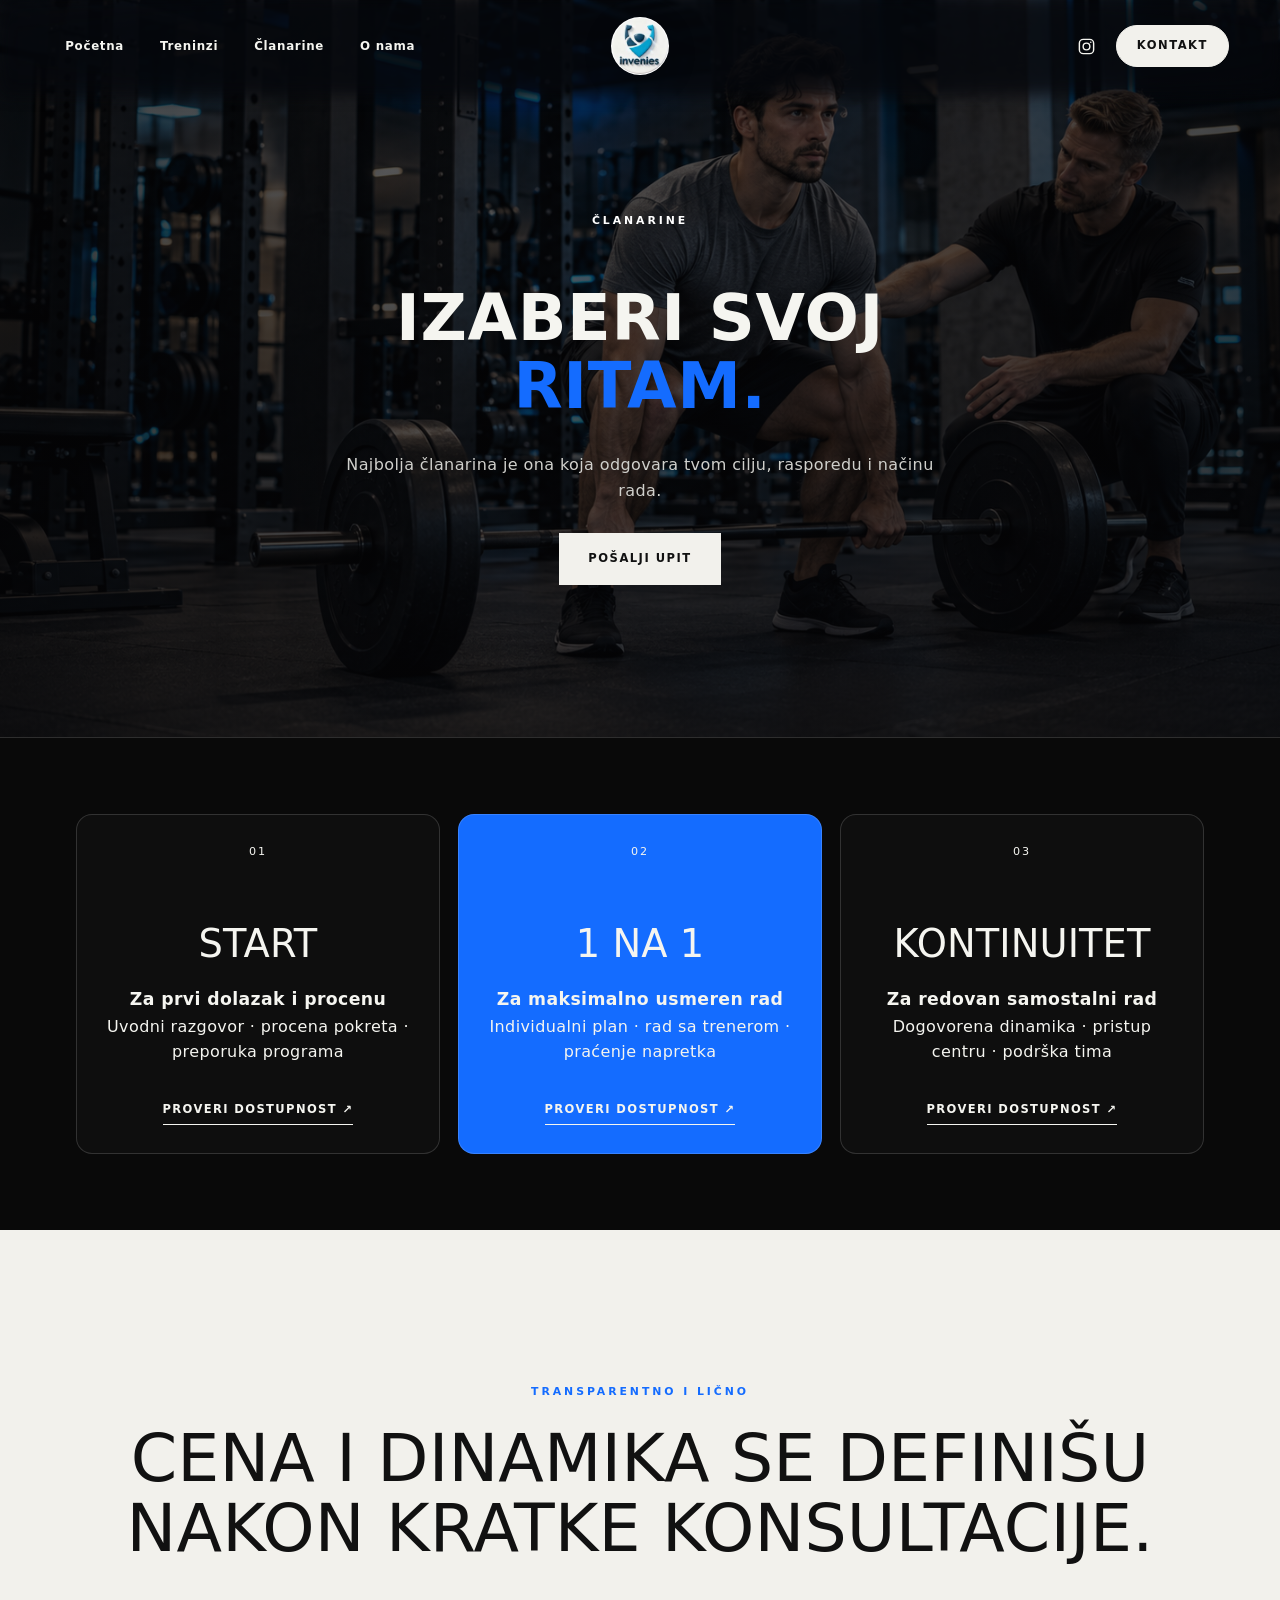
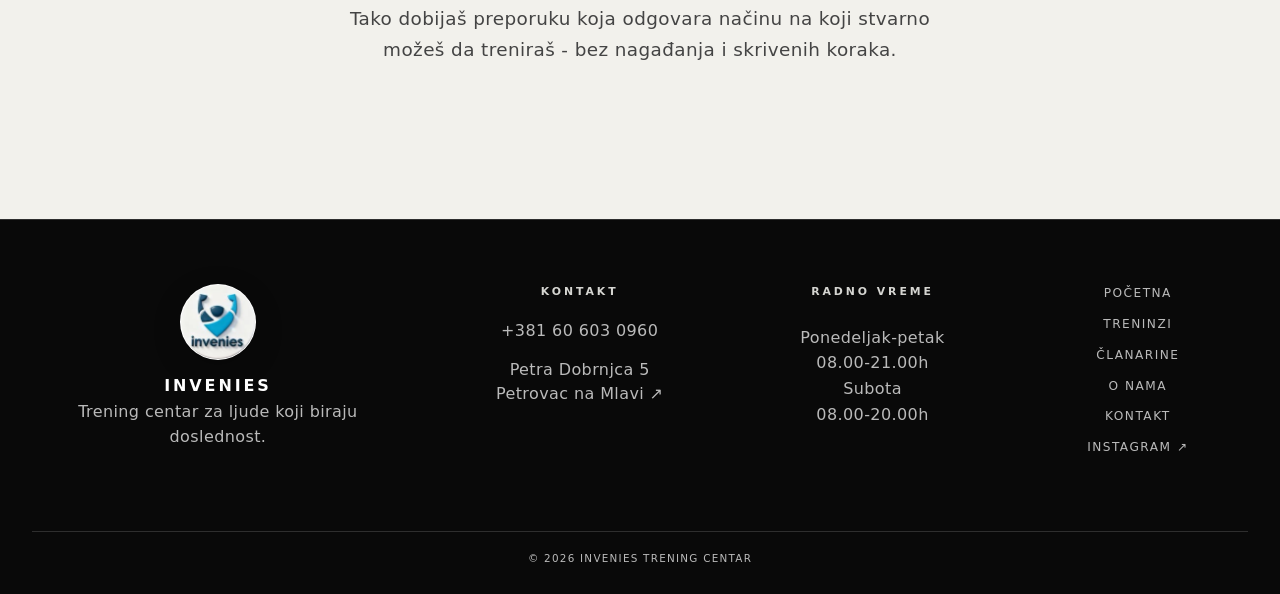
<file: clanarine.html>
<!DOCTYPE html><html lang="sr-Latn"><head><meta charSet="utf-8"/><meta name="viewport" content="width=device-width, initial-scale=1"/><link rel="stylesheet" href="/_next/static/css/index.8HKPIzal.css" data-rsc-css-href="/_next/static/css/index.8HKPIzal.css" data-precedence="vite-rsc/importer-resources"/><link rel="modulepreload" fetchPriority="low" href="/_next/static/chunks/index-CFdfeTFk.js"/><script src="/_next/static/chunks/rolldown-runtime-C60lm6uB.js" type="module" async=""></script><script src="/_next/static/chunks/framework-D_rUT4EX.js" type="module" async=""></script><script src="/_next/static/chunks/app-elements-H_Dr48wG.js" type="module" async=""></script><script src="/_next/static/chunks/hash-Cp347hhd.js" type="module" async=""></script><script src="/_next/static/chunks/record-uXSNv6cl.js" type="module" async=""></script><script src="/_next/static/chunks/app-rsc-cache-busting-BokVUZM6.js" type="module" async=""></script><script src="/_next/static/chunks/app-rsc-render-mode-CvTCGruk.js" type="module" async=""></script><script src="/_next/static/chunks/headers-C_MtfdF4.js" type="module" async=""></script><script src="/_next/static/chunks/protocol-headers-B9-bVeat.js" type="module" async=""></script><script src="/_next/static/chunks/deployment-id-DFhHa9wO.js" type="module" async=""></script><script src="/_next/static/chunks/navigation-errors-D5LMQqDL.js" type="module" async=""></script><link rel="modulepreload" href="/_next/static/chunks/layout-segment-context-CUj4U--Y.js" crossorigin=""/><link rel="modulepreload" href="/_next/static/chunks/site-shell-D0awikmw.js" crossorigin=""/><link rel="modulepreload" href="/_next/static/chunks/link-BeFuhrdj.js" crossorigin=""/><link rel="modulepreload" href="/_next/static/chunks/app-route-prefetch-policy-Bxi1y4pB.js" crossorigin=""/><link rel="modulepreload" href="/_next/static/chunks/query-DtBGhX2J.js" crossorigin=""/><title>Invenies Trening Centar</title><meta name="description" content="Individualni, funkcionalni i treninzi snage u Invenies trening centru."/><link rel="shortcut icon" href="/favicon.svg"/><link rel="icon" href="/favicon.svg"/><script>Object.assign(((self[Symbol.for("vinext.navigationRuntime")]??={bootstrap:{routeManifest:null},functions:{}}).bootstrap.rsc??={rsc:[]}),{params:{},nav:{"pathname":"/clanarine","searchParams":[]}})</script><link rel="modulepreload" href="/_next/static/chunks/index-CFdfeTFk.js" />
</head><body class="antialiased"><main><header class="site-header"><nav class="site-header__nav" aria-label="Glavna navigacija"><div class="site-header__links"><a href="/">Početna</a><a href="/treninzi">Treninzi</a><a href="/clanarine" class="is-active" aria-current="page">Članarine</a><a href="/o-nama">O nama</a></div><a href="/" class="site-logo" aria-label="Invenies početna"><img src="/images/invenies-logo.jpg" alt="Invenies Training Center"/></a><details class="mobile-nav"><summary>MENI</summary><div><a href="/">Početna</a><a href="/treninzi">Treninzi</a><a href="/clanarine" class="is-active" aria-current="page">Članarine</a><a href="/o-nama">O nama</a><a href="/kontakt">Kontakt</a></div></details><div class="site-header__actions"><a class="social-link social-link--icon" href="https://www.instagram.com/inveniespt/" target="_blank" rel="noreferrer" aria-label="Instagram profil"><svg viewBox="0 0 24 24" aria-hidden="true"><rect x="3" y="3" width="18" height="18" rx="5"></rect><circle cx="12" cy="12" r="4.25"></circle><circle class="instagram-icon__dot" cx="17.4" cy="6.7" r="1"></circle></svg></a><a href="/kontakt" class="button button--compact button--light">Kontakt</a></div></nav></header><section class="simple-hero simple-hero--memberships"><p class="eyebrow">ČLANARINE</p><h1><span class="heading-line heading-line--light">IZABERI SVOJ</span><span class="heading-line">RITAM.</span></h1><div class="simple-hero__aside"><p>Najbolja članarina je ona koja odgovara tvom cilju, rasporedu i načinu rada.</p><a href="/kontakt" class="button button--light">Pošalji upit</a></div></section><section class="pricing-grid"><article class="price-card"><p class="price-card__index">0<!-- -->1</p><h2>START</h2><p class="price-card__lead">Za prvi dolazak i procenu</p><p>Uvodni razgovor · procena pokreta · preporuka programa</p><a href="/kontakt" class="text-link">PROVERI DOSTUPNOST ↗</a></article><article class="price-card price-card--featured"><p class="price-card__index">0<!-- -->2</p><h2>1 NA 1</h2><p class="price-card__lead">Za maksimalno usmeren rad</p><p>Individualni plan · rad sa trenerom · praćenje napretka</p><a href="/kontakt" class="text-link">PROVERI DOSTUPNOST ↗</a></article><article class="price-card"><p class="price-card__index">0<!-- -->3</p><h2>KONTINUITET</h2><p class="price-card__lead">Za redovan samostalni rad</p><p>Dogovorena dinamika · pristup centru · podrška tima</p><a href="/kontakt" class="text-link">PROVERI DOSTUPNOST ↗</a></article></section><section class="info-strip"><p class="eyebrow eyebrow--blue">TRANSPARENTNO I LIČNO</p><h2>CENA I DINAMIKA SE DEFINIŠU NAKON KRATKE KONSULTACIJE.</h2><p>Tako dobijaš preporuku koja odgovara načinu na koji stvarno možeš da treniraš - bez nagađanja i skrivenih koraka.</p></section><footer class="site-footer"><div class="site-footer__brand"><a href="/" class="site-logo site-logo--footer" aria-label="Invenies početna"><img src="/images/invenies-logo.jpg" alt="Invenies Training Center"/></a><strong>INVENIES</strong><p>Trening centar za ljude koji biraju doslednost.</p></div><div class="site-footer__contact"><p class="eyebrow">KONTAKT</p><a href="tel:+381606030960">+381 60 603 0960</a><a href="https://www.google.com/maps/search/?api=1&amp;query=Petra%20Dobrnjca%205%2C%20Petrovac%20na%20Mlavi" target="_blank" rel="noreferrer">Petra Dobrnjca 5<br/>Petrovac na Mlavi ↗</a></div><div class="site-footer__hours"><p class="eyebrow">RADNO VREME</p><p>Ponedeljak-petak<br/>08.00-21.00h</p><p>Subota<br/>08.00-20.00h</p></div><div class="site-footer__links"><a href="/">Početna</a><a href="/treninzi">Treninzi</a><a href="/clanarine">Članarine</a><a href="/o-nama">O nama</a><a href="/kontakt">Kontakt</a><a href="https://www.instagram.com/inveniespt/" target="_blank" rel="noreferrer">Instagram ↗</a></div><p class="site-footer__legal">© 2026 INVENIES TRENING CENTAR</p></footer></main><script type="module" src="/_next/static/chunks/index-CFdfeTFk.js" id="_R_" async=""></script><script>((self[Symbol.for("vinext.navigationRuntime")]??={bootstrap:{routeManifest:null},functions:{}}).bootstrap.rsc??={rsc:[]}).rsc.push("0:{\"page:/clanarine\":\"$L1\",\"layout:/\":\"$L2\",\"route:/clanarine\":\"$L3\",\"__route\":\"route:/clanarine\",\"__interceptionContext\":null,\"__layoutIds\":[\"layout:/\"],\"__rootLayout\":\"/\",\"__bfcacheSegmentIdentities\":{\"layout:/\":\"[\\\"layout\\\",\\\"layout:/\\\",\\\"root-boundary:/\\\",\\\"\\\"]\",\"page:/clanarine\":\"[\\\"page\\\",\\\"page:/clanarine\\\",\\\"root-boundary:/\\\",\\\"[\\\\\\\"clanarine\\\\\\\"]\\\"]\"},\"__srcPage\":[\"clanarine\",\"page\"],\"__layoutFlags\":{\"layout:/\":\"s\"},\"__artifactCompatibility\":{\"schemaVersion\":1,\"graphVersion\":\"app-route-graph:a47a66680d13f067\",\"deploymentVersion\":\"5f0fb4e8-496e-4a8d-8d21-6755532f2ea0\",\"appElementsSchemaVersion\":1,\"rscPayloadSchemaVersion\":1,\"rootBoundaryId\":\"/\",\"renderEpoch\":null}}\n")</script><script>((self[Symbol.for("vinext.navigationRuntime")]??={bootstrap:{routeManifest:null},functions:{}}).bootstrap.rsc??={rsc:[]}).rsc.push("4:I[\"74f944bd09a9\",[],\"Children\",1]\n")</script><script>((self[Symbol.for("vinext.navigationRuntime")]??={bootstrap:{routeManifest:null},functions:{}}).bootstrap.rsc??={rsc:[]}).rsc.push("5:I[\"52529b92208a\",[],\"GlobalErrorBoundary\",1]\n")</script><script>((self[Symbol.for("vinext.navigationRuntime")]??={bootstrap:{routeManifest:null},functions:{}}).bootstrap.rsc??={rsc:[]}).rsc.push("6:I[\"18ecf746a395\",[],\"default\",1]\n")</script><script>((self[Symbol.for("vinext.navigationRuntime")]??={bootstrap:{routeManifest:null},functions:{}}).bootstrap.rsc??={rsc:[]}).rsc.push("7:I[\"52529b92208a\",[],\"ErrorBoundary\",1]\n")</script><script>((self[Symbol.for("vinext.navigationRuntime")]??={bootstrap:{routeManifest:null},functions:{}}).bootstrap.rsc??={rsc:[]}).rsc.push("8:I[\"1b73e8b5fbe4\",[],\"LayoutSegmentProvider\",1]\n")</script><script>((self[Symbol.for("vinext.navigationRuntime")]??={bootstrap:{routeManifest:null},functions:{}}).bootstrap.rsc??={rsc:[]}).rsc.push("9:I[\"74f944bd09a9\",[],\"Slot\",1]\n")</script><script>((self[Symbol.for("vinext.navigationRuntime")]??={bootstrap:{routeManifest:null},functions:{}}).bootstrap.rsc??={rsc:[]}).rsc.push("a:I[\"52529b92208a\",[],\"NotFoundBoundary\",1]\n")</script><script>((self[Symbol.for("vinext.navigationRuntime")]??={bootstrap:{routeManifest:null},functions:{}}).bootstrap.rsc??={rsc:[]}).rsc.push("b:I[\"78579b1089e4\",[],\"AppRouterScrollTarget\",1]\n")</script><script>((self[Symbol.for("vinext.navigationRuntime")]??={bootstrap:{routeManifest:null},functions:{}}).bootstrap.rsc??={rsc:[]}).rsc.push("c:I[\"52529b92208a\",[],\"RedirectBoundary\",1]\n")</script><script>((self[Symbol.for("vinext.navigationRuntime")]??={bootstrap:{routeManifest:null},functions:{}}).bootstrap.rsc??={rsc:[]}).rsc.push(":HL[\"/_next/static/css/index.8HKPIzal.css\",\"style\"     ]\n")</script><script>((self[Symbol.for("vinext.navigationRuntime")]??={bootstrap:{routeManifest:null},functions:{}}).bootstrap.rsc??={rsc:[]}).rsc.push("2:[[[\"$\",\"link\",\"css:/_next/static/css/index.8HKPIzal.css\",{\"rel\":\"stylesheet\",\"precedence\":\"vite-rsc/importer-resources\",\"href\":\"/_next/static/css/index.8HKPIzal.css\",\"data-rsc-css-href\":\"/_next/static/css/index.8HKPIzal.css\"}],\"$undefined\"],[\"$\",\"html\",null,{\"lang\":\"sr-Latn\",\"children\":[\"$\",\"body\",null,{\"className\":\"antialiased\",\"children\":[\"$\",\"$L4\",null,{}]}]}]]\n")</script><script>((self[Symbol.for("vinext.navigationRuntime")]??={bootstrap:{routeManifest:null},functions:{}}).bootstrap.rsc??={rsc:[]}).rsc.push("3:[[[\"$\",\"meta\",null,{\"charSet\":\"utf-8\"}],[[\"$\",\"title\",\"0\",{\"children\":\"Invenies Trening Centar\"}],[\"$\",\"meta\",\"1\",{\"name\":\"description\",\"content\":\"Individualni, funkcionalni i treninzi snage u Invenies trening centru.\"}],[\"$\",\"link\",\"2\",{\"data-vinext-streamed-icon\":\"$undefined\",\"rel\":\"shortcut icon\",\"href\":\"/favicon.svg\",\"type\":\"$undefined\",\"sizes\":\"$undefined\",\"color\":\"$undefined\",\"media\":\"$undefined\",\"fetchPriority\":\"$undefined\"}],[\"$\",\"link\",\"3\",{\"data-vinext-streamed-icon\":\"$undefined\",\"rel\":\"icon\",\"href\":\"/favicon.svg\",\"type\":\"$undefined\",\"sizes\":\"$undefined\",\"color\":\"$undefined\",\"media\":\"$undefined\",\"fetchPriority\":\"$undefined\"}]],[[\"$\",\"meta\",\"0\",{\"name\":\"viewport\",\"content\":\"width=device-width, initial-scale=1\"}]]],[\"$\",\"$L5\",null,{\"fallback\":\"$6\",\"children\":[\"$\",\"$L7\",null,{\"fallback\":\"$6\",\"children\":[\"$\",\"$L8\",null,{\"providerId\":\"layout:/\",\"segmentMap\":{\"children\":[\"clanarine\"]},\"children\":[\"$\",\"$L9\",null,{\"id\":\"layout:/\",\"parallelSlots\":\"$undefined\",\"children\":[\"$\",\"$La\",null,{\"resetKey\":\"clanarine\",\"fallback\":[[\"$\",\"title\",null,{\"children\":\"404: This page could not be found.\"}],[\"$\",\"div\",null,{\"style\":{\"fontFamily\":\"system-ui,\\\"Segoe UI\\\",Roboto,Helvetica,Arial,sans-serif,\\\"Apple Color Emoji\\\",\\\"Segoe UI Emoji\\\"\",\"height\":\"100vh\",\"textAlign\":\"center\",\"display\":\"flex\",\"flexDirection\":\"column\",\"alignItems\":\"center\",\"justifyContent\":\"center\"},\"children\":[\"$\",\"div\",null,{\"children\":[[\"$\",\"style\",null,{\"dangerouslySetInnerHTML\":{\"__html\":\"body{color:#000;background:#fff;margin:0}.next-error-h1{border-right:1px solid rgba(0,0,0,.3)}@media (prefers-color-scheme:dark){body{color:#fff;background:#000}.next-error-h1{border-right:1px solid rgba(255,255,255,.3)}}\"}}],[\"$\",\"h1\",null,{\"className\":\"next-error-h1\",\"style\":{\"display\":\"inline-block\",\"margin\":\"0 20px 0 0\",\"padding\":\"0 23px 0 0\",\"fontSize\":24,\"fontWeight\":500,\"verticalAlign\":\"top\",\"lineHeight\":\"49px\"},\"children\":404}],[\"$\",\"div\",null,{\"style\":{\"display\":\"inline-block\"},\"children\":[\"$\",\"h2\",null,{\"style\":{\"fontSize\":14,\"fontWeight\":400,\"lineHeight\":\"49px\",\"margin\":0},\"children\":\"This page could not be found.\"}]}]]}]}]],\"children\":[\"$\",\"$Lb\",null,{\"children\":[\"$\",\"$Lc\",null,{\"children\":[[\"$\",\"$L8\",null,{\"providerId\":\"page:/clanarine\",\"segmentMap\":{\"children\":[\"__PAGE__\"]},\"children\":[\"$\",\"$L9\",null,{\"id\":\"page:/clanarine\"}]}],null]}]}]}]}]}]}]}],null,null]\n")</script><script>((self[Symbol.for("vinext.navigationRuntime")]??={bootstrap:{routeManifest:null},functions:{}}).bootstrap.rsc??={rsc:[]}).rsc.push("d:I[\"529fb19c694e\",[],\"SiteHeader\",1]\n")</script><script>((self[Symbol.for("vinext.navigationRuntime")]??={bootstrap:{routeManifest:null},functions:{}}).bootstrap.rsc??={rsc:[]}).rsc.push("e:I[\"c2747888630f\",[],\"default\",1]\n")</script><script>((self[Symbol.for("vinext.navigationRuntime")]??={bootstrap:{routeManifest:null},functions:{}}).bootstrap.rsc??={rsc:[]}).rsc.push("f:I[\"529fb19c694e\",[],\"SiteFooter\",1]\n")</script><script>((self[Symbol.for("vinext.navigationRuntime")]??={bootstrap:{routeManifest:null},functions:{}}).bootstrap.rsc??={rsc:[]}).rsc.push("1:[\"$\",\"main\",null,{\"children\":[[\"$\",\"$Ld\",null,{}],[\"$\",\"section\",null,{\"className\":\"simple-hero simple-hero--memberships\",\"children\":[[\"$\",\"p\",null,{\"className\":\"eyebrow\",\"children\":\"ČLANARINE\"}],[\"$\",\"h1\",null,{\"children\":[[\"$\",\"span\",null,{\"className\":\"heading-line heading-line--light\",\"children\":\"IZABERI SVOJ\"}],[\"$\",\"span\",null,{\"className\":\"heading-line\",\"children\":\"RITAM.\"}]]}],[\"$\",\"div\",null,{\"className\":\"simple-hero__aside\",\"children\":[[\"$\",\"p\",null,{\"children\":\"Najbolja članarina je ona koja odgovara tvom cilju, rasporedu i načinu rada.\"}],[\"$\",\"$Le\",null,{\"className\":\"button button--light\",\"href\":\"/kontakt\",\"children\":\"Pošalji upit\"}]]}]]}],[\"$\",\"section\",null,{\"className\":\"pricing-grid\",\"children\":[[\"$\",\"article\",\"START\",{\"className\":\"price-card\",\"children\":[[\"$\",\"p\",null,{\"className\":\"price-card__index\",\"children\":[\"0\",1]}],[\"$\",\"h2\",null,{\"children\":\"START\"}],[\"$\",\"p\",null,{\"className\":\"price-card__lead\",\"children\":\"Za prvi dolazak i procenu\"}],[\"$\",\"p\",null,{\"children\":\"Uvodni razgovor · procena pokreta · preporuka programa\"}],[\"$\",\"$Le\",null,{\"className\":\"text-link\",\"href\":\"/kontakt\",\"children\":\"PROVERI DOSTUPNOST ↗\"}]]}],[\"$\",\"article\",\"1 NA 1\",{\"className\":\"price-card price-card--featured\",\"children\":[[\"$\",\"p\",null,{\"className\":\"price-card__index\",\"children\":[\"0\",2]}],[\"$\",\"h2\",null,{\"children\":\"1 NA 1\"}],[\"$\",\"p\",null,{\"className\":\"price-card__lead\",\"children\":\"Za maksimalno usmeren rad\"}],[\"$\",\"p\",null,{\"children\":\"Individualni plan · rad sa trenerom · praćenje napretka\"}],[\"$\",\"$Le\",null,{\"className\":\"text-link\",\"href\":\"/kontakt\",\"children\":\"PROVERI DOSTUPNOST ↗\"}]]}],[\"$\",\"article\",\"KONTINUITET\",{\"className\":\"price-card\",\"children\":[[\"$\",\"p\",null,{\"className\":\"price-card__index\",\"children\":[\"0\",3]}],[\"$\",\"h2\",null,{\"children\":\"KONTINUITET\"}],[\"$\",\"p\",null,{\"className\":\"price-card__lead\",\"children\":\"Za redovan samostalni rad\"}],[\"$\",\"p\",null,{\"children\":\"Dogovorena dinamika · pristup centru · podrška tima\"}],[\"$\",\"$Le\",null,{\"className\":\"text-link\",\"href\":\"/kontakt\",\"children\":\"PROVERI DOSTUPNOST ↗\"}]]}]]}],[\"$\",\"section\",null,{\"className\":\"info-strip\",\"children\":[[\"$\",\"p\",null,{\"className\":\"eyebrow eyebrow--blue\",\"children\":\"TRANSPARENTNO I LIČNO\"}],[\"$\",\"h2\",null,{\"children\":\"CENA I DINAMIKA SE DEFINIŠU NAKON KRATKE KONSULTACIJE.\"}],[\"$\",\"p\",null,{\"children\":\"Tako dobijaš preporuku koja odgovara načinu na koji stvarno možeš da treniraš - bez nagađanja i skrivenih koraka.\"}]]}],[\"$\",\"$Lf\",null,{}]]}]\n")</script><script>Object.assign(((self[Symbol.for("vinext.navigationRuntime")]??={bootstrap:{routeManifest:null},functions:{}}).bootstrap.rsc??={rsc:[]}),{"initialCacheKind":"static"});((self[Symbol.for("vinext.navigationRuntime")]??={bootstrap:{routeManifest:null},functions:{}}).bootstrap.rsc??={rsc:[]}).done=true</script></body></html>
</file>
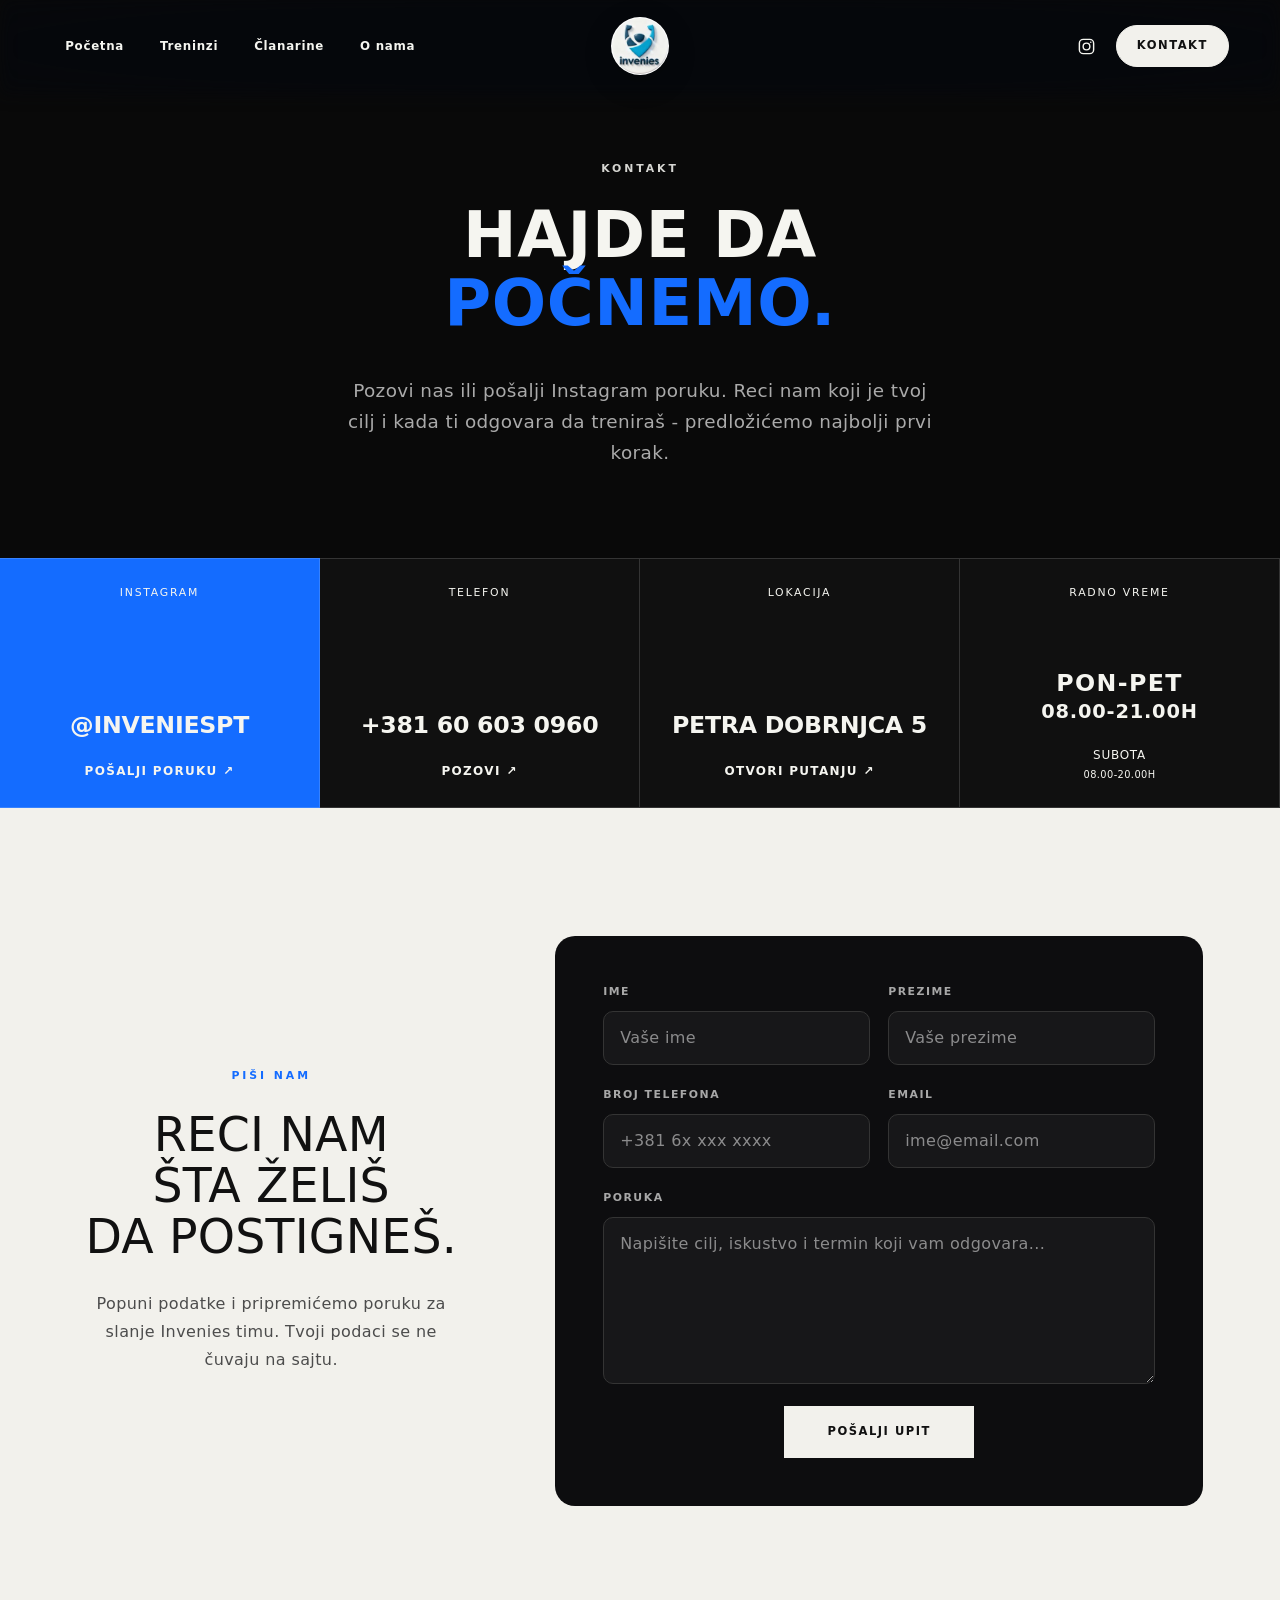
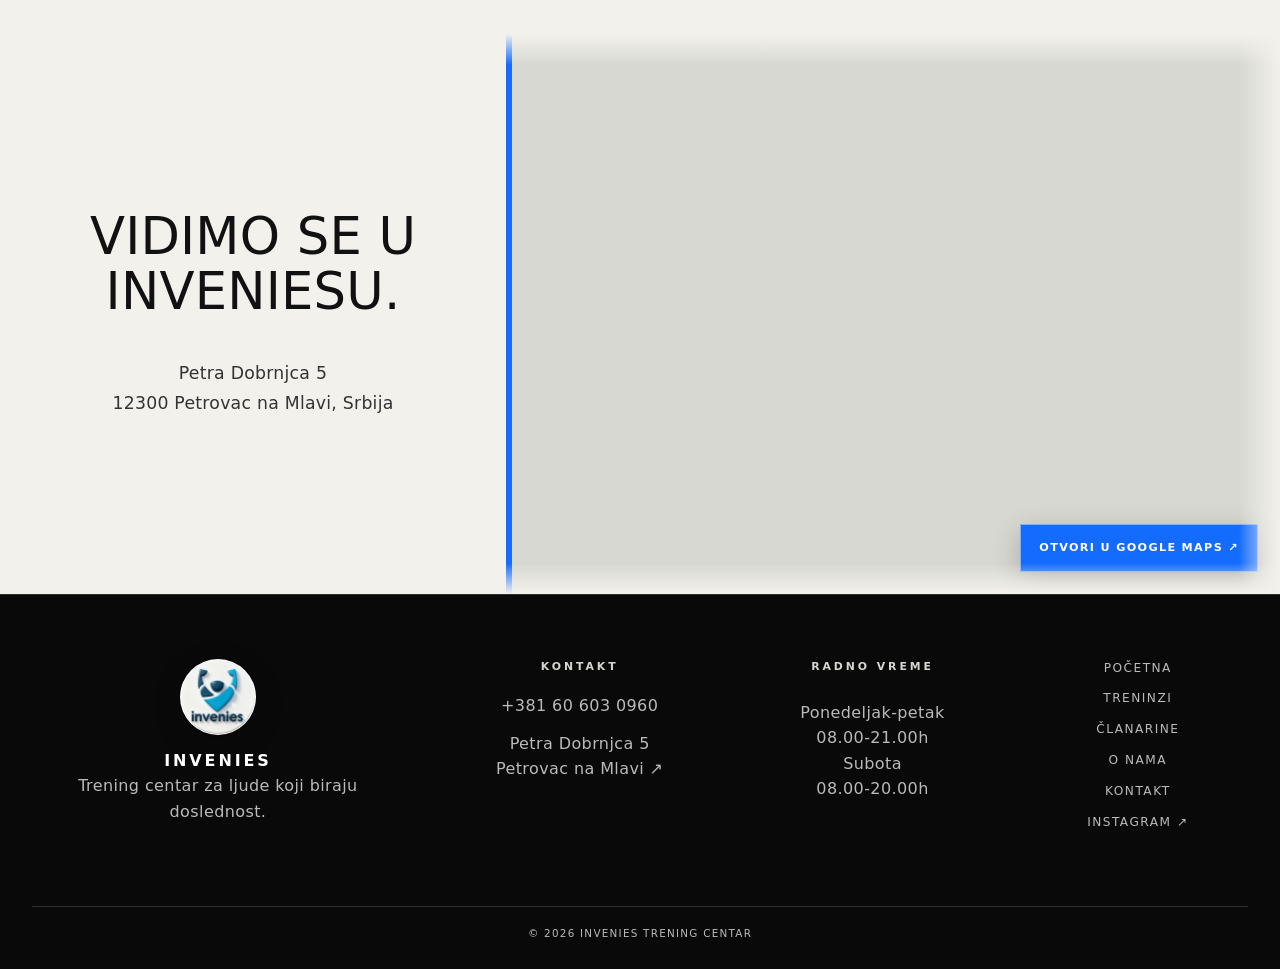
<file: kontakt.html>
<!DOCTYPE html><html lang="sr-Latn"><head><meta charSet="utf-8"/><meta name="viewport" content="width=device-width, initial-scale=1"/><link rel="stylesheet" href="/_next/static/css/index.8HKPIzal.css" data-rsc-css-href="/_next/static/css/index.8HKPIzal.css" data-precedence="vite-rsc/importer-resources"/><link rel="modulepreload" fetchPriority="low" href="/_next/static/chunks/index-CFdfeTFk.js"/><script src="/_next/static/chunks/rolldown-runtime-C60lm6uB.js" type="module" async=""></script><script src="/_next/static/chunks/framework-D_rUT4EX.js" type="module" async=""></script><script src="/_next/static/chunks/app-elements-H_Dr48wG.js" type="module" async=""></script><script src="/_next/static/chunks/hash-Cp347hhd.js" type="module" async=""></script><script src="/_next/static/chunks/record-uXSNv6cl.js" type="module" async=""></script><script src="/_next/static/chunks/app-rsc-cache-busting-BokVUZM6.js" type="module" async=""></script><script src="/_next/static/chunks/app-rsc-render-mode-CvTCGruk.js" type="module" async=""></script><script src="/_next/static/chunks/headers-C_MtfdF4.js" type="module" async=""></script><script src="/_next/static/chunks/protocol-headers-B9-bVeat.js" type="module" async=""></script><script src="/_next/static/chunks/deployment-id-DFhHa9wO.js" type="module" async=""></script><script src="/_next/static/chunks/navigation-errors-D5LMQqDL.js" type="module" async=""></script><link rel="modulepreload" href="/_next/static/chunks/layout-segment-context-CUj4U--Y.js" crossorigin=""/><link rel="modulepreload" href="/_next/static/chunks/site-shell-D0awikmw.js" crossorigin=""/><link rel="modulepreload" href="/_next/static/chunks/link-BeFuhrdj.js" crossorigin=""/><link rel="modulepreload" href="/_next/static/chunks/app-route-prefetch-policy-Bxi1y4pB.js" crossorigin=""/><link rel="modulepreload" href="/_next/static/chunks/query-DtBGhX2J.js" crossorigin=""/><link rel="modulepreload" href="/_next/static/chunks/contact-form-pqDvWETe.js" crossorigin=""/><title>Invenies Trening Centar</title><meta name="description" content="Individualni, funkcionalni i treninzi snage u Invenies trening centru."/><link rel="shortcut icon" href="/favicon.svg"/><link rel="icon" href="/favicon.svg"/><script>Object.assign(((self[Symbol.for("vinext.navigationRuntime")]??={bootstrap:{routeManifest:null},functions:{}}).bootstrap.rsc??={rsc:[]}),{params:{},nav:{"pathname":"/kontakt","searchParams":[]}})</script><link rel="modulepreload" href="/_next/static/chunks/index-CFdfeTFk.js" />
</head><body class="antialiased"><main><header class="site-header"><nav class="site-header__nav" aria-label="Glavna navigacija"><div class="site-header__links"><a href="/">Početna</a><a href="/treninzi">Treninzi</a><a href="/clanarine">Članarine</a><a href="/o-nama">O nama</a></div><a href="/" class="site-logo" aria-label="Invenies početna"><img src="/images/invenies-logo.jpg" alt="Invenies Training Center"/></a><details class="mobile-nav"><summary>MENI</summary><div><a href="/">Početna</a><a href="/treninzi">Treninzi</a><a href="/clanarine">Članarine</a><a href="/o-nama">O nama</a><a href="/kontakt" class="is-active" aria-current="page">Kontakt</a></div></details><div class="site-header__actions"><a class="social-link social-link--icon" href="https://www.instagram.com/inveniespt/" target="_blank" rel="noreferrer" aria-label="Instagram profil"><svg viewBox="0 0 24 24" aria-hidden="true"><rect x="3" y="3" width="18" height="18" rx="5"></rect><circle cx="12" cy="12" r="4.25"></circle><circle class="instagram-icon__dot" cx="17.4" cy="6.7" r="1"></circle></svg></a><a href="/kontakt" class="button button--compact button--light is-active" aria-current="page">Kontakt</a></div></nav></header><section class="contact-hero"><p class="eyebrow">KONTAKT</p><h1><span class="heading-line heading-line--light">HAJDE DA</span><span class="heading-line">POČNEMO.</span></h1><p>Pozovi nas ili pošalji Instagram poruku. Reci nam koji je tvoj cilj i kada ti odgovara da treniraš - predložićemo najbolji prvi korak.</p></section><section class="contact-grid"><a class="contact-card contact-card--blue" href="https://www.instagram.com/inveniespt/" target="_blank" rel="noreferrer"><span>INSTAGRAM</span><strong>@INVENIESPT</strong><b>POŠALJI PORUKU ↗</b></a><a class="contact-card" href="tel:+381606030960"><span>TELEFON</span><strong>+381 60 603 0960</strong><b>POZOVI ↗</b></a><a class="contact-card" href="https://www.google.com/maps/search/?api=1&amp;query=Petra%20Dobrnjca%205%2C%20Petrovac%20na%20Mlavi" target="_blank" rel="noreferrer"><span>LOKACIJA</span><strong>PETRA DOBRNJCA 5</strong><b>OTVORI PUTANJU ↗</b></a><div class="contact-card"><span>RADNO VREME</span><strong class="contact-hours"><span>PON-PET</span><em>08.00-21.00H</em></strong><p class="contact-hours contact-hours--secondary"><span>SUBOTA</span><em>08.00-20.00H</em></p></div></section><section class="contact-form-section" id="kontakt-forma"><div class="contact-form-section__intro"><p class="eyebrow eyebrow--blue">PIŠI NAM</p><h2>RECI NAM ŠTA ŽELIŠ DA POSTIGNEŠ.</h2><p>Popuni podatke i pripremićemo poruku za slanje Invenies timu. Tvoji podaci se ne čuvaju na sajtu.</p></div><form class="contact-form"><div class="contact-form__row"><label><span>IME</span><input type="text" autoComplete="given-name" required="" placeholder="Vaše ime" name="ime"/></label><label><span>PREZIME</span><input type="text" autoComplete="family-name" required="" placeholder="Vaše prezime" name="prezime"/></label></div><div class="contact-form__row"><label><span>BROJ TELEFONA</span><input type="tel" autoComplete="tel" required="" placeholder="+381 6x xxx xxxx" name="telefon"/></label><label><span>EMAIL</span><input type="email" autoComplete="email" required="" placeholder="ime@email.com" name="email"/></label></div><label><span>PORUKA</span><textarea name="poruka" rows="6" required="" placeholder="Napišite cilj, iskustvo i termin koji vam odgovara..."></textarea></label><button class="button button--light" type="submit">Pošalji upit</button></form></section><section class="map-section"><div class="map-section__copy"><h2><span>VIDIMO SE U</span><span>INVENIESU.</span></h2><address><a href="https://www.google.com/maps/search/?api=1&amp;query=Petra%20Dobrnjca%205%2C%20Petrovac%20na%20Mlavi" target="_blank" rel="noreferrer">Petra Dobrnjca 5<br/>12300 Petrovac na Mlavi, Srbija</a></address></div><div class="map-visual"><iframe title="Google mapa - Invenies Training Center, Petra Dobrnjca 5" src="https://www.google.com/maps?q=Petra+Dobrnjca+5,+Petrovac+na+Mlavi,+Serbia&amp;output=embed" loading="lazy" referrerPolicy="no-referrer-when-downgrade" allowFullScreen=""></iframe><a class="map-visual__link" href="https://www.google.com/maps/search/?api=1&amp;query=Petra%20Dobrnjca%205%2C%20Petrovac%20na%20Mlavi" target="_blank" rel="noreferrer">OTVORI U GOOGLE MAPS ↗</a></div></section><footer class="site-footer"><div class="site-footer__brand"><a href="/" class="site-logo site-logo--footer" aria-label="Invenies početna"><img src="/images/invenies-logo.jpg" alt="Invenies Training Center"/></a><strong>INVENIES</strong><p>Trening centar za ljude koji biraju doslednost.</p></div><div class="site-footer__contact"><p class="eyebrow">KONTAKT</p><a href="tel:+381606030960">+381 60 603 0960</a><a href="https://www.google.com/maps/search/?api=1&amp;query=Petra%20Dobrnjca%205%2C%20Petrovac%20na%20Mlavi" target="_blank" rel="noreferrer">Petra Dobrnjca 5<br/>Petrovac na Mlavi ↗</a></div><div class="site-footer__hours"><p class="eyebrow">RADNO VREME</p><p>Ponedeljak-petak<br/>08.00-21.00h</p><p>Subota<br/>08.00-20.00h</p></div><div class="site-footer__links"><a href="/">Početna</a><a href="/treninzi">Treninzi</a><a href="/clanarine">Članarine</a><a href="/o-nama">O nama</a><a href="/kontakt">Kontakt</a><a href="https://www.instagram.com/inveniespt/" target="_blank" rel="noreferrer">Instagram ↗</a></div><p class="site-footer__legal">© 2026 INVENIES TRENING CENTAR</p></footer></main><script type="module" src="/_next/static/chunks/index-CFdfeTFk.js" id="_R_" async=""></script><script>((self[Symbol.for("vinext.navigationRuntime")]??={bootstrap:{routeManifest:null},functions:{}}).bootstrap.rsc??={rsc:[]}).rsc.push("0:{\"page:/kontakt\":\"$L1\",\"layout:/\":\"$L2\",\"route:/kontakt\":\"$L3\",\"__route\":\"route:/kontakt\",\"__interceptionContext\":null,\"__layoutIds\":[\"layout:/\"],\"__rootLayout\":\"/\",\"__bfcacheSegmentIdentities\":{\"layout:/\":\"[\\\"layout\\\",\\\"layout:/\\\",\\\"root-boundary:/\\\",\\\"\\\"]\",\"page:/kontakt\":\"[\\\"page\\\",\\\"page:/kontakt\\\",\\\"root-boundary:/\\\",\\\"[\\\\\\\"kontakt\\\\\\\"]\\\"]\"},\"__srcPage\":[\"kontakt\",\"page\"],\"__layoutFlags\":{\"layout:/\":\"s\"},\"__artifactCompatibility\":{\"schemaVersion\":1,\"graphVersion\":\"app-route-graph:2fb59a0c909c86a4\",\"deploymentVersion\":\"5f0fb4e8-496e-4a8d-8d21-6755532f2ea0\",\"appElementsSchemaVersion\":1,\"rscPayloadSchemaVersion\":1,\"rootBoundaryId\":\"/\",\"renderEpoch\":null}}\n")</script><script>((self[Symbol.for("vinext.navigationRuntime")]??={bootstrap:{routeManifest:null},functions:{}}).bootstrap.rsc??={rsc:[]}).rsc.push("4:I[\"74f944bd09a9\",[],\"Children\",1]\n")</script><script>((self[Symbol.for("vinext.navigationRuntime")]??={bootstrap:{routeManifest:null},functions:{}}).bootstrap.rsc??={rsc:[]}).rsc.push("5:I[\"52529b92208a\",[],\"GlobalErrorBoundary\",1]\n")</script><script>((self[Symbol.for("vinext.navigationRuntime")]??={bootstrap:{routeManifest:null},functions:{}}).bootstrap.rsc??={rsc:[]}).rsc.push("6:I[\"18ecf746a395\",[],\"default\",1]\n")</script><script>((self[Symbol.for("vinext.navigationRuntime")]??={bootstrap:{routeManifest:null},functions:{}}).bootstrap.rsc??={rsc:[]}).rsc.push("7:I[\"52529b92208a\",[],\"ErrorBoundary\",1]\n")</script><script>((self[Symbol.for("vinext.navigationRuntime")]??={bootstrap:{routeManifest:null},functions:{}}).bootstrap.rsc??={rsc:[]}).rsc.push("8:I[\"1b73e8b5fbe4\",[],\"LayoutSegmentProvider\",1]\n")</script><script>((self[Symbol.for("vinext.navigationRuntime")]??={bootstrap:{routeManifest:null},functions:{}}).bootstrap.rsc??={rsc:[]}).rsc.push("9:I[\"74f944bd09a9\",[],\"Slot\",1]\n")</script><script>((self[Symbol.for("vinext.navigationRuntime")]??={bootstrap:{routeManifest:null},functions:{}}).bootstrap.rsc??={rsc:[]}).rsc.push("a:I[\"52529b92208a\",[],\"NotFoundBoundary\",1]\n")</script><script>((self[Symbol.for("vinext.navigationRuntime")]??={bootstrap:{routeManifest:null},functions:{}}).bootstrap.rsc??={rsc:[]}).rsc.push("b:I[\"78579b1089e4\",[],\"AppRouterScrollTarget\",1]\n")</script><script>((self[Symbol.for("vinext.navigationRuntime")]??={bootstrap:{routeManifest:null},functions:{}}).bootstrap.rsc??={rsc:[]}).rsc.push("c:I[\"52529b92208a\",[],\"RedirectBoundary\",1]\n")</script><script>((self[Symbol.for("vinext.navigationRuntime")]??={bootstrap:{routeManifest:null},functions:{}}).bootstrap.rsc??={rsc:[]}).rsc.push(":HL[\"/_next/static/css/index.8HKPIzal.css\",\"style\"     ]\n")</script><script>((self[Symbol.for("vinext.navigationRuntime")]??={bootstrap:{routeManifest:null},functions:{}}).bootstrap.rsc??={rsc:[]}).rsc.push("2:[[[\"$\",\"link\",\"css:/_next/static/css/index.8HKPIzal.css\",{\"rel\":\"stylesheet\",\"precedence\":\"vite-rsc/importer-resources\",\"href\":\"/_next/static/css/index.8HKPIzal.css\",\"data-rsc-css-href\":\"/_next/static/css/index.8HKPIzal.css\"}],\"$undefined\"],[\"$\",\"html\",null,{\"lang\":\"sr-Latn\",\"children\":[\"$\",\"body\",null,{\"className\":\"antialiased\",\"children\":[\"$\",\"$L4\",null,{}]}]}]]\n")</script><script>((self[Symbol.for("vinext.navigationRuntime")]??={bootstrap:{routeManifest:null},functions:{}}).bootstrap.rsc??={rsc:[]}).rsc.push("3:[[[\"$\",\"meta\",null,{\"charSet\":\"utf-8\"}],[[\"$\",\"title\",\"0\",{\"children\":\"Invenies Trening Centar\"}],[\"$\",\"meta\",\"1\",{\"name\":\"description\",\"content\":\"Individualni, funkcionalni i treninzi snage u Invenies trening centru.\"}],[\"$\",\"link\",\"2\",{\"data-vinext-streamed-icon\":\"$undefined\",\"rel\":\"shortcut icon\",\"href\":\"/favicon.svg\",\"type\":\"$undefined\",\"sizes\":\"$undefined\",\"color\":\"$undefined\",\"media\":\"$undefined\",\"fetchPriority\":\"$undefined\"}],[\"$\",\"link\",\"3\",{\"data-vinext-streamed-icon\":\"$undefined\",\"rel\":\"icon\",\"href\":\"/favicon.svg\",\"type\":\"$undefined\",\"sizes\":\"$undefined\",\"color\":\"$undefined\",\"media\":\"$undefined\",\"fetchPriority\":\"$undefined\"}]],[[\"$\",\"meta\",\"0\",{\"name\":\"viewport\",\"content\":\"width=device-width, initial-scale=1\"}]]],[\"$\",\"$L5\",null,{\"fallback\":\"$6\",\"children\":[\"$\",\"$L7\",null,{\"fallback\":\"$6\",\"children\":[\"$\",\"$L8\",null,{\"providerId\":\"layout:/\",\"segmentMap\":{\"children\":[\"kontakt\"]},\"children\":[\"$\",\"$L9\",null,{\"id\":\"layout:/\",\"parallelSlots\":\"$undefined\",\"children\":[\"$\",\"$La\",null,{\"resetKey\":\"kontakt\",\"fallback\":[[\"$\",\"title\",null,{\"children\":\"404: This page could not be found.\"}],[\"$\",\"div\",null,{\"style\":{\"fontFamily\":\"system-ui,\\\"Segoe UI\\\",Roboto,Helvetica,Arial,sans-serif,\\\"Apple Color Emoji\\\",\\\"Segoe UI Emoji\\\"\",\"height\":\"100vh\",\"textAlign\":\"center\",\"display\":\"flex\",\"flexDirection\":\"column\",\"alignItems\":\"center\",\"justifyContent\":\"center\"},\"children\":[\"$\",\"div\",null,{\"children\":[[\"$\",\"style\",null,{\"dangerouslySetInnerHTML\":{\"__html\":\"body{color:#000;background:#fff;margin:0}.next-error-h1{border-right:1px solid rgba(0,0,0,.3)}@media (prefers-color-scheme:dark){body{color:#fff;background:#000}.next-error-h1{border-right:1px solid rgba(255,255,255,.3)}}\"}}],[\"$\",\"h1\",null,{\"className\":\"next-error-h1\",\"style\":{\"display\":\"inline-block\",\"margin\":\"0 20px 0 0\",\"padding\":\"0 23px 0 0\",\"fontSize\":24,\"fontWeight\":500,\"verticalAlign\":\"top\",\"lineHeight\":\"49px\"},\"children\":404}],[\"$\",\"div\",null,{\"style\":{\"display\":\"inline-block\"},\"children\":[\"$\",\"h2\",null,{\"style\":{\"fontSize\":14,\"fontWeight\":400,\"lineHeight\":\"49px\",\"margin\":0},\"children\":\"This page could not be found.\"}]}]]}]}]],\"children\":[\"$\",\"$Lb\",null,{\"children\":[\"$\",\"$Lc\",null,{\"children\":[[\"$\",\"$L8\",null,{\"providerId\":\"page:/kontakt\",\"segmentMap\":{\"children\":[\"__PAGE__\"]},\"children\":[\"$\",\"$L9\",null,{\"id\":\"page:/kontakt\"}]}],null]}]}]}]}]}]}]}],null,null]\n")</script><script>((self[Symbol.for("vinext.navigationRuntime")]??={bootstrap:{routeManifest:null},functions:{}}).bootstrap.rsc??={rsc:[]}).rsc.push("d:I[\"529fb19c694e\",[],\"SiteHeader\",1]\n")</script><script>((self[Symbol.for("vinext.navigationRuntime")]??={bootstrap:{routeManifest:null},functions:{}}).bootstrap.rsc??={rsc:[]}).rsc.push("e:I[\"f71f272ae0fe\",[],\"ContactForm\",1]\n")</script><script>((self[Symbol.for("vinext.navigationRuntime")]??={bootstrap:{routeManifest:null},functions:{}}).bootstrap.rsc??={rsc:[]}).rsc.push("f:I[\"529fb19c694e\",[],\"SiteFooter\",1]\n")</script><script>((self[Symbol.for("vinext.navigationRuntime")]??={bootstrap:{routeManifest:null},functions:{}}).bootstrap.rsc??={rsc:[]}).rsc.push("1:[\"$\",\"main\",null,{\"children\":[[\"$\",\"$Ld\",null,{}],[\"$\",\"section\",null,{\"className\":\"contact-hero\",\"children\":[[\"$\",\"p\",null,{\"className\":\"eyebrow\",\"children\":\"KONTAKT\"}],[\"$\",\"h1\",null,{\"children\":[[\"$\",\"span\",null,{\"className\":\"heading-line heading-line--light\",\"children\":\"HAJDE DA\"}],[\"$\",\"span\",null,{\"className\":\"heading-line\",\"children\":\"POČNEMO.\"}]]}],[\"$\",\"p\",null,{\"children\":\"Pozovi nas ili pošalji Instagram poruku. Reci nam koji je tvoj cilj i kada ti odgovara da treniraš - predložićemo najbolji prvi korak.\"}]]}],[\"$\",\"section\",null,{\"className\":\"contact-grid\",\"children\":[[\"$\",\"a\",null,{\"className\":\"contact-card contact-card--blue\",\"href\":\"https://www.instagram.com/inveniespt/\",\"target\":\"_blank\",\"rel\":\"noreferrer\",\"children\":[[\"$\",\"span\",null,{\"children\":\"INSTAGRAM\"}],[\"$\",\"strong\",null,{\"children\":\"@INVENIESPT\"}],[\"$\",\"b\",null,{\"children\":\"POŠALJI PORUKU ↗\"}]]}],[\"$\",\"a\",null,{\"className\":\"contact-card\",\"href\":\"tel:+381606030960\",\"children\":[[\"$\",\"span\",null,{\"children\":\"TELEFON\"}],[\"$\",\"strong\",null,{\"children\":\"+381 60 603 0960\"}],[\"$\",\"b\",null,{\"children\":\"POZOVI ↗\"}]]}],[\"$\",\"a\",null,{\"className\":\"contact-card\",\"href\":\"https://www.google.com/maps/search/?api=1\u0026query=Petra%20Dobrnjca%205%2C%20Petrovac%20na%20Mlavi\",\"target\":\"_blank\",\"rel\":\"noreferrer\",\"children\":[[\"$\",\"span\",null,{\"children\":\"LOKACIJA\"}],[\"$\",\"strong\",null,{\"children\":\"PETRA DOBRNJCA 5\"}],[\"$\",\"b\",null,{\"children\":\"OTVORI PUTANJU ↗\"}]]}],[\"$\",\"div\",null,{\"className\":\"contact-card\",\"children\":[[\"$\",\"span\",null,{\"children\":\"RADNO VREME\"}],[\"$\",\"strong\",null,{\"className\":\"contact-hours\",\"children\":[[\"$\",\"span\",null,{\"children\":\"PON-PET\"}],[\"$\",\"em\",null,{\"children\":\"08.00-21.00H\"}]]}],[\"$\",\"p\",null,{\"className\":\"contact-hours contact-hours--secondary\",\"children\":[[\"$\",\"span\",null,{\"children\":\"SUBOTA\"}],[\"$\",\"em\",null,{\"children\":\"08.00-20.00H\"}]]}]]}]]}],[\"$\",\"$Le\",null,{}],[\"$\",\"section\",null,{\"className\":\"map-section\",\"children\":[[\"$\",\"div\",null,{\"className\":\"map-section__copy\",\"children\":[[\"$\",\"h2\",null,{\"children\":[[\"$\",\"span\",null,{\"children\":\"VIDIMO SE U\"}],[\"$\",\"span\",null,{\"children\":\"INVENIESU.\"}]]}],[\"$\",\"address\",null,{\"children\":[\"$\",\"a\",null,{\"href\":\"https://www.google.com/maps/search/?api=1\u0026query=Petra%20Dobrnjca%205%2C%20Petrovac%20na%20Mlavi\",\"target\":\"_blank\",\"rel\":\"noreferrer\",\"children\":[\"Petra Dobrnjca 5\",[\"$\",\"br\",null,{}],\"12300 Petrovac na Mlavi, Srbija\"]}]}]]}],[\"$\",\"div\",null,{\"className\":\"map-visual\",\"children\":[[\"$\",\"iframe\",null,{\"title\":\"Google mapa - Invenies Training Center, Petra Dobrnjca 5\",\"src\":\"https://www.google.com/maps?q=Petra+Dobrnjca+5,+Petrovac+na+Mlavi,+Serbia\u0026output=embed\",\"loading\":\"lazy\",\"referrerPolicy\":\"no-referrer-when-downgrade\",\"allowFullScreen\":true}],[\"$\",\"a\",null,{\"className\":\"map-visual__link\",\"href\":\"https://www.google.com/maps/search/?api=1\u0026query=Petra%20Dobrnjca%205%2C%20Petrovac%20na%20Mlavi\",\"target\":\"_blank\",\"rel\":\"noreferrer\",\"children\":\"OTVORI U GOOGLE MAPS ↗\"}]]}]]}],[\"$\",\"$Lf\",null,{}]]}]\n")</script><script>Object.assign(((self[Symbol.for("vinext.navigationRuntime")]??={bootstrap:{routeManifest:null},functions:{}}).bootstrap.rsc??={rsc:[]}),{"initialCacheKind":"static"});((self[Symbol.for("vinext.navigationRuntime")]??={bootstrap:{routeManifest:null},functions:{}}).bootstrap.rsc??={rsc:[]}).done=true</script></body></html>
</file>
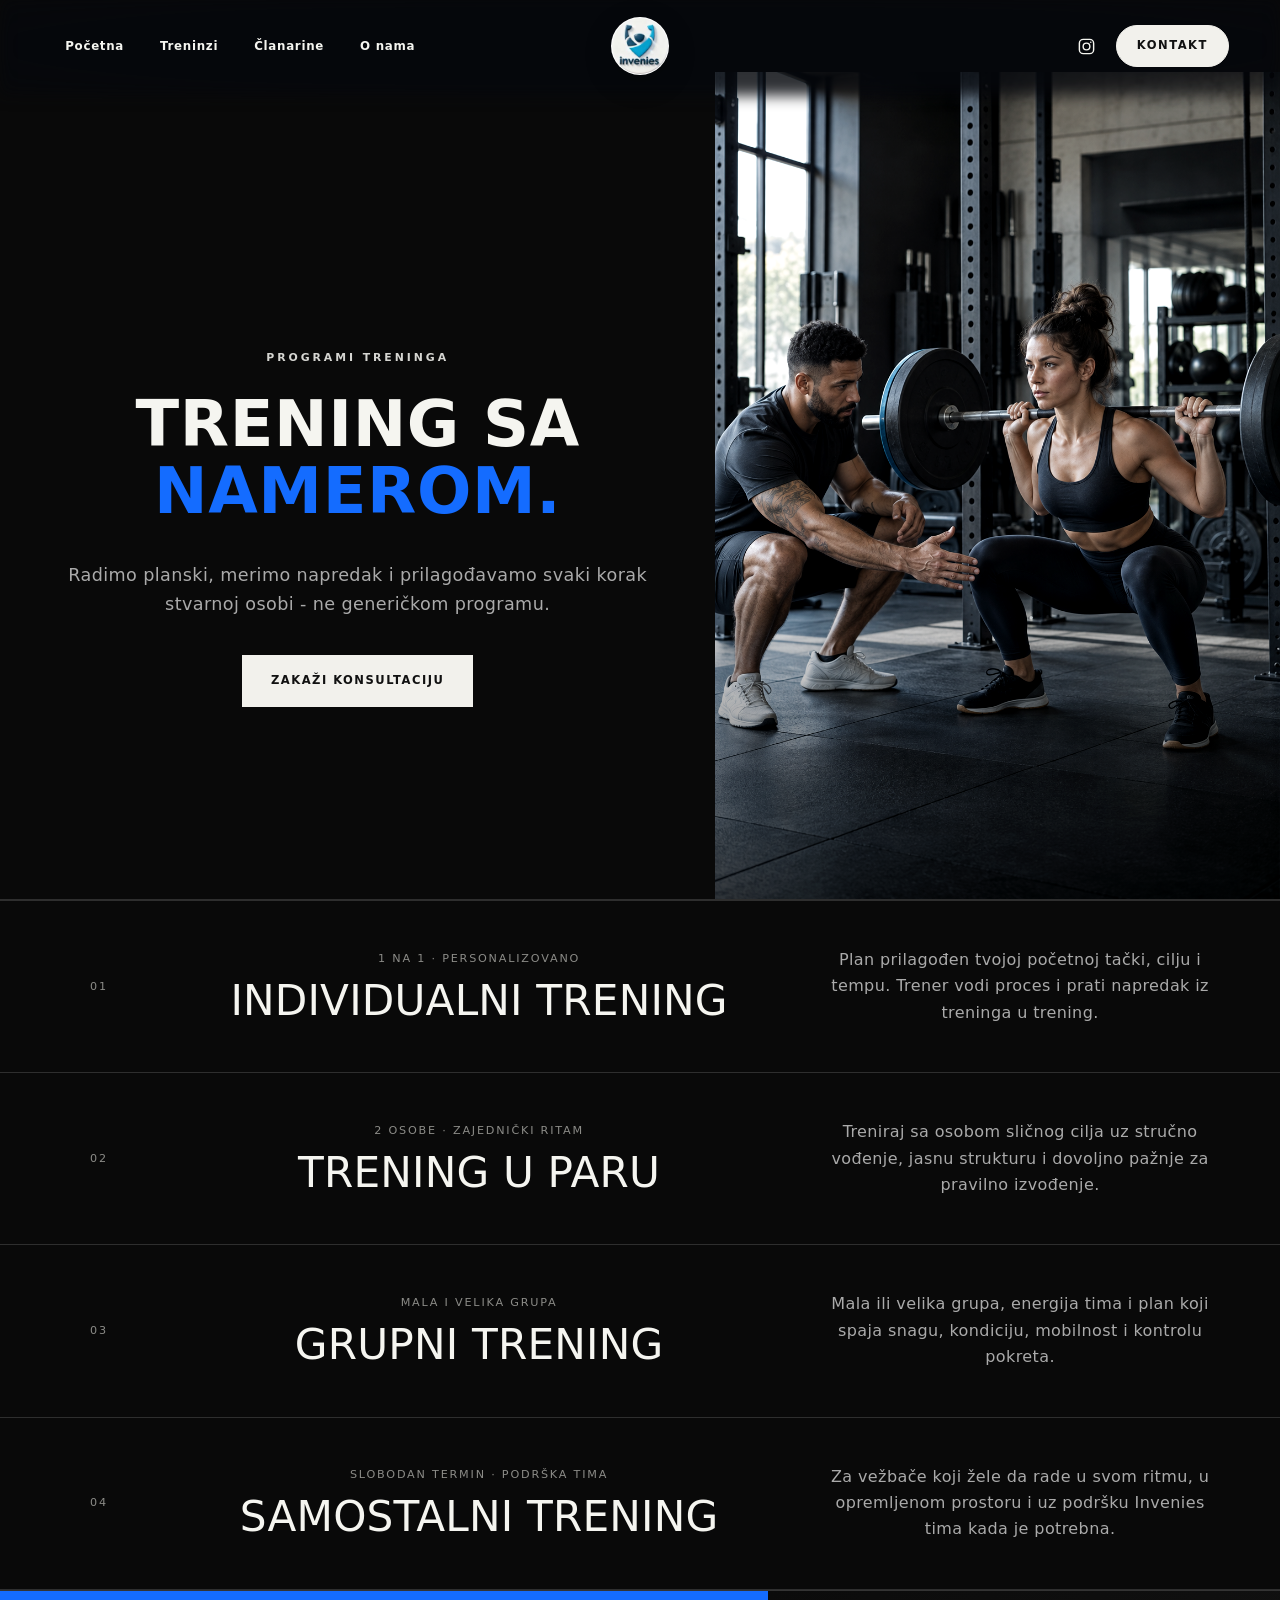
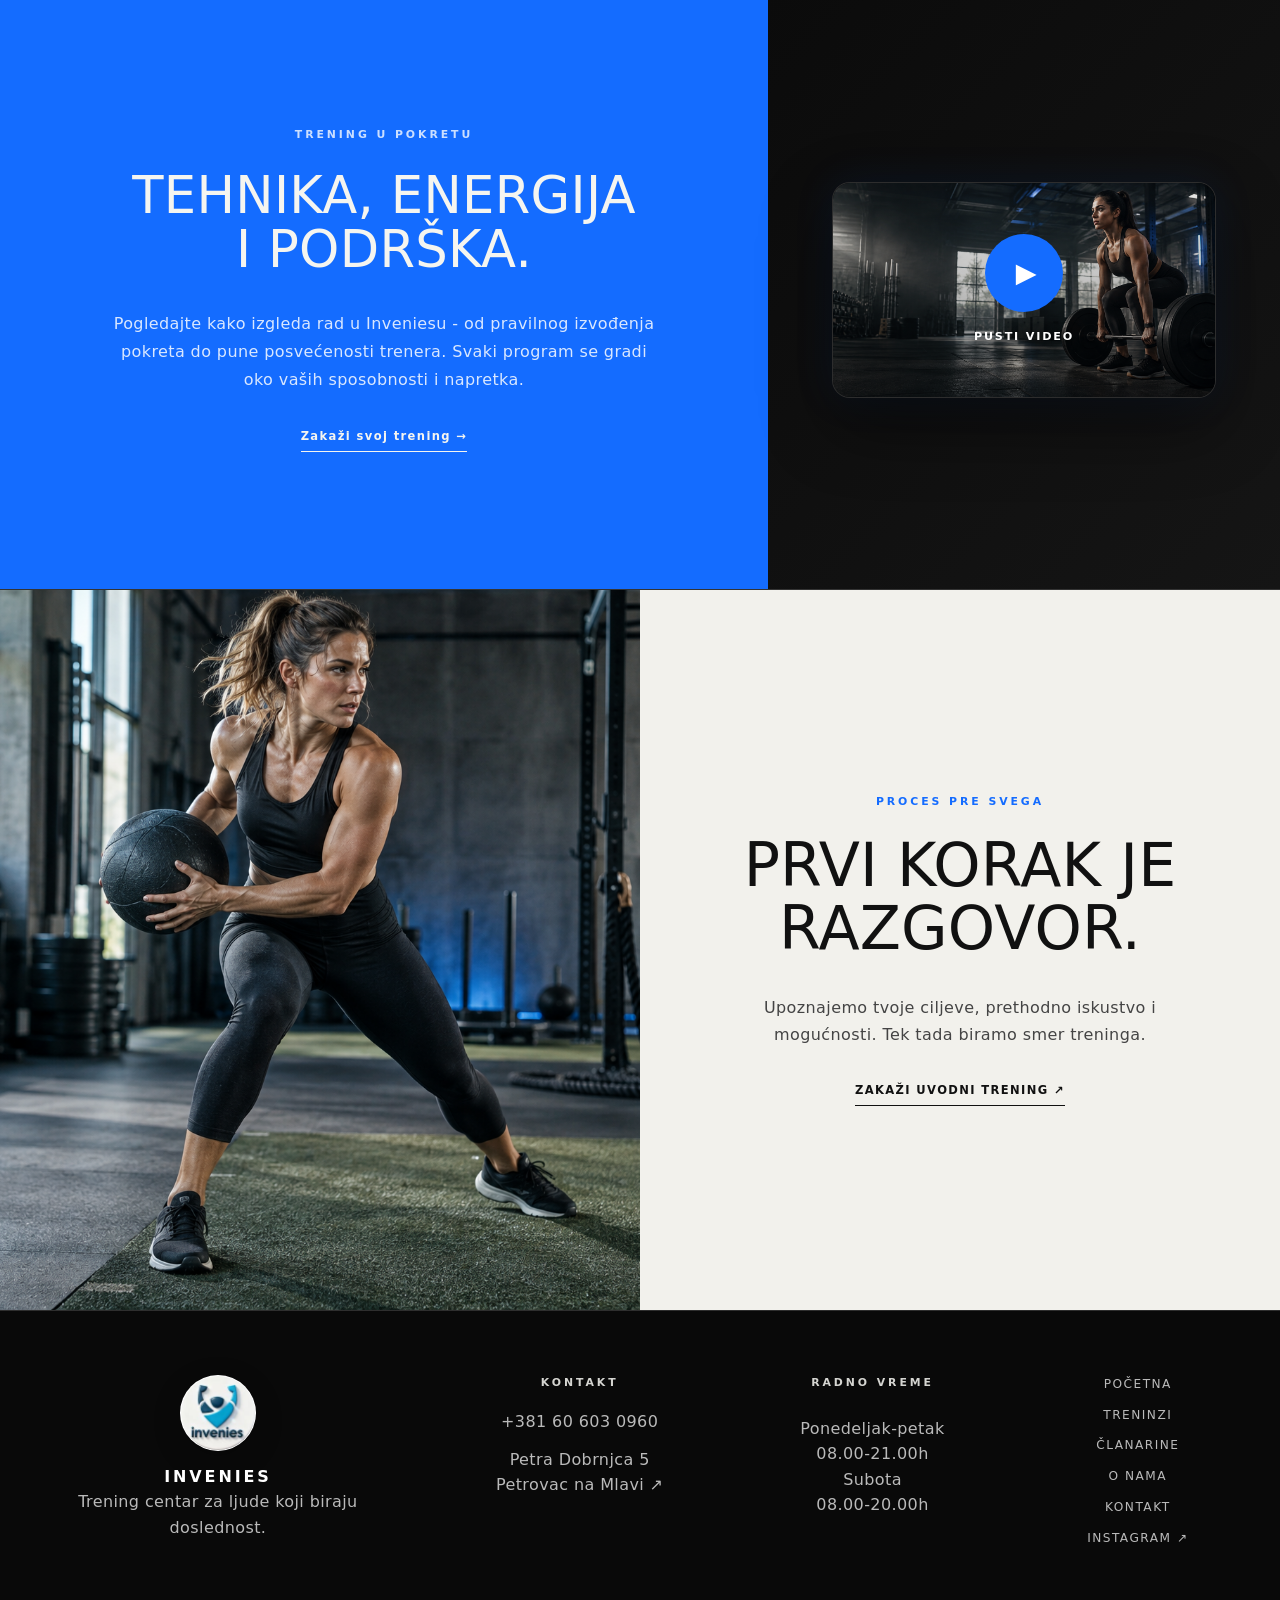
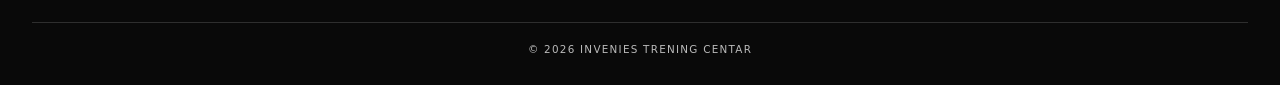
<file: treninzi.html>
<!DOCTYPE html><html lang="sr-Latn"><head><meta charSet="utf-8"/><meta name="viewport" content="width=device-width, initial-scale=1"/><link rel="stylesheet" href="/_next/static/css/index.8HKPIzal.css" data-rsc-css-href="/_next/static/css/index.8HKPIzal.css" data-precedence="vite-rsc/importer-resources"/><link rel="modulepreload" fetchPriority="low" href="/_next/static/chunks/index-CFdfeTFk.js"/><script src="/_next/static/chunks/rolldown-runtime-C60lm6uB.js" type="module" async=""></script><script src="/_next/static/chunks/framework-D_rUT4EX.js" type="module" async=""></script><script src="/_next/static/chunks/app-elements-H_Dr48wG.js" type="module" async=""></script><script src="/_next/static/chunks/hash-Cp347hhd.js" type="module" async=""></script><script src="/_next/static/chunks/record-uXSNv6cl.js" type="module" async=""></script><script src="/_next/static/chunks/app-rsc-cache-busting-BokVUZM6.js" type="module" async=""></script><script src="/_next/static/chunks/app-rsc-render-mode-CvTCGruk.js" type="module" async=""></script><script src="/_next/static/chunks/headers-C_MtfdF4.js" type="module" async=""></script><script src="/_next/static/chunks/protocol-headers-B9-bVeat.js" type="module" async=""></script><script src="/_next/static/chunks/deployment-id-DFhHa9wO.js" type="module" async=""></script><script src="/_next/static/chunks/navigation-errors-D5LMQqDL.js" type="module" async=""></script><link rel="modulepreload" href="/_next/static/chunks/layout-segment-context-CUj4U--Y.js" crossorigin=""/><link rel="modulepreload" href="/_next/static/chunks/site-shell-D0awikmw.js" crossorigin=""/><link rel="modulepreload" href="/_next/static/chunks/link-BeFuhrdj.js" crossorigin=""/><link rel="modulepreload" href="/_next/static/chunks/app-route-prefetch-policy-Bxi1y4pB.js" crossorigin=""/><link rel="modulepreload" href="/_next/static/chunks/query-DtBGhX2J.js" crossorigin=""/><link rel="modulepreload" href="/_next/static/chunks/video-feature-BnGy8dJq.js" crossorigin=""/><title>Invenies Trening Centar</title><meta name="description" content="Individualni, funkcionalni i treninzi snage u Invenies trening centru."/><link rel="shortcut icon" href="/favicon.svg"/><link rel="icon" href="/favicon.svg"/><script>Object.assign(((self[Symbol.for("vinext.navigationRuntime")]??={bootstrap:{routeManifest:null},functions:{}}).bootstrap.rsc??={rsc:[]}),{params:{},nav:{"pathname":"/treninzi","searchParams":[]}})</script><link rel="modulepreload" href="/_next/static/chunks/index-CFdfeTFk.js" />
</head><body class="antialiased"><main><header class="site-header"><nav class="site-header__nav" aria-label="Glavna navigacija"><div class="site-header__links"><a href="/">Početna</a><a href="/treninzi" class="is-active" aria-current="page">Treninzi</a><a href="/clanarine">Članarine</a><a href="/o-nama">O nama</a></div><a href="/" class="site-logo" aria-label="Invenies početna"><img src="/images/invenies-logo.jpg" alt="Invenies Training Center"/></a><details class="mobile-nav"><summary>MENI</summary><div><a href="/">Početna</a><a href="/treninzi" class="is-active" aria-current="page">Treninzi</a><a href="/clanarine">Članarine</a><a href="/o-nama">O nama</a><a href="/kontakt">Kontakt</a></div></details><div class="site-header__actions"><a class="social-link social-link--icon" href="https://www.instagram.com/inveniespt/" target="_blank" rel="noreferrer" aria-label="Instagram profil"><svg viewBox="0 0 24 24" aria-hidden="true"><rect x="3" y="3" width="18" height="18" rx="5"></rect><circle cx="12" cy="12" r="4.25"></circle><circle class="instagram-icon__dot" cx="17.4" cy="6.7" r="1"></circle></svg></a><a href="/kontakt" class="button button--compact button--light">Kontakt</a></div></nav></header><section class="page-hero page-hero--split"><div class="page-hero__copy"><p class="eyebrow">PROGRAMI TRENINGA</p><h1><span class="heading-line heading-line--light">TRENING SA</span><span class="heading-line">NAMEROM.</span></h1><p>Radimo planski, merimo napredak i prilagođavamo svaki korak stvarnoj osobi - ne generičkom programu.</p><a href="/kontakt" class="button button--light">Zakaži konsultaciju</a></div><div class="page-hero__photo page-hero__photo--strength" role="img" aria-label="Trening snage u Invenies trening centru"></div></section><section class="program-list"><article class="program-row"><span class="program-row__number">01</span><div><p class="program-row__meta">1 NA 1 · PERSONALIZOVANO</p><h2>INDIVIDUALNI TRENING</h2></div><p>Plan prilagođen tvojoj početnoj tački, cilju i tempu. Trener vodi proces i prati napredak iz treninga u trening.</p></article><article class="program-row"><span class="program-row__number">02</span><div><p class="program-row__meta">2 OSOBE · ZAJEDNIČKI RITAM</p><h2>TRENING U PARU</h2></div><p>Treniraj sa osobom sličnog cilja uz stručno vođenje, jasnu strukturu i dovoljno pažnje za pravilno izvođenje.</p></article><article class="program-row"><span class="program-row__number">03</span><div><p class="program-row__meta">MALA I VELIKA GRUPA</p><h2>GRUPNI TRENING</h2></div><p>Mala ili velika grupa, energija tima i plan koji spaja snagu, kondiciju, mobilnost i kontrolu pokreta.</p></article><article class="program-row"><span class="program-row__number">04</span><div><p class="program-row__meta">SLOBODAN TERMIN · PODRŠKA TIMA</p><h2>SAMOSTALNI TRENING</h2></div><p>Za vežbače koji žele da rade u svom ritmu, u opremljenom prostoru i uz podršku Invenies tima kada je potrebna.</p></article></section><section id="video-trening" class="video-feature video-feature--reverse"><div class="video-feature__media"><div class="video-player"><button class="video-player__poster" type="button" style="background-image:linear-gradient(rgba(0,0,0,.08), rgba(0,0,0,.42)), url(&#x27;/images/invenies-hero-v2.png&#x27;)" aria-label="Pusti Invenies video"><span aria-hidden="true">▶</span><b>PUSTI VIDEO</b></button></div></div><div class="video-feature__copy"><p class="eyebrow">TRENING U POKRETU</p><h2>TEHNIKA, ENERGIJA I PODRŠKA.</h2><p>Pogledajte kako izgleda rad u Inveniesu - od pravilnog izvođenja pokreta do pune posvećenosti trenera. Svaki program se gradi oko vaših sposobnosti i napretka.</p><a href="/kontakt" class="text-link">Zakaži svoj trening →</a></div></section><section class="image-band"><div class="image-band__photo" role="img" aria-label="Funkcionalni trening sa medicinkom"></div><div class="image-band__copy"><p class="eyebrow">PROCES PRE SVEGA</p><h2>PRVI KORAK JE RAZGOVOR.</h2><p>Upoznajemo tvoje ciljeve, prethodno iskustvo i mogućnosti. Tek tada biramo smer treninga.</p><a href="/kontakt" class="text-link">ZAKAŽI UVODNI TRENING ↗</a></div></section><footer class="site-footer"><div class="site-footer__brand"><a href="/" class="site-logo site-logo--footer" aria-label="Invenies početna"><img src="/images/invenies-logo.jpg" alt="Invenies Training Center"/></a><strong>INVENIES</strong><p>Trening centar za ljude koji biraju doslednost.</p></div><div class="site-footer__contact"><p class="eyebrow">KONTAKT</p><a href="tel:+381606030960">+381 60 603 0960</a><a href="https://www.google.com/maps/search/?api=1&amp;query=Petra%20Dobrnjca%205%2C%20Petrovac%20na%20Mlavi" target="_blank" rel="noreferrer">Petra Dobrnjca 5<br/>Petrovac na Mlavi ↗</a></div><div class="site-footer__hours"><p class="eyebrow">RADNO VREME</p><p>Ponedeljak-petak<br/>08.00-21.00h</p><p>Subota<br/>08.00-20.00h</p></div><div class="site-footer__links"><a href="/">Početna</a><a href="/treninzi">Treninzi</a><a href="/clanarine">Članarine</a><a href="/o-nama">O nama</a><a href="/kontakt">Kontakt</a><a href="https://www.instagram.com/inveniespt/" target="_blank" rel="noreferrer">Instagram ↗</a></div><p class="site-footer__legal">© 2026 INVENIES TRENING CENTAR</p></footer></main><script type="module" src="/_next/static/chunks/index-CFdfeTFk.js" id="_R_" async=""></script><script>((self[Symbol.for("vinext.navigationRuntime")]??={bootstrap:{routeManifest:null},functions:{}}).bootstrap.rsc??={rsc:[]}).rsc.push("0:{\"page:/treninzi\":\"$L1\",\"layout:/\":\"$L2\",\"route:/treninzi\":\"$L3\",\"__route\":\"route:/treninzi\",\"__interceptionContext\":null,\"__layoutIds\":[\"layout:/\"],\"__rootLayout\":\"/\",\"__bfcacheSegmentIdentities\":{\"layout:/\":\"[\\\"layout\\\",\\\"layout:/\\\",\\\"root-boundary:/\\\",\\\"\\\"]\",\"page:/treninzi\":\"[\\\"page\\\",\\\"page:/treninzi\\\",\\\"root-boundary:/\\\",\\\"[\\\\\\\"treninzi\\\\\\\"]\\\"]\"},\"__srcPage\":[\"treninzi\",\"page\"],\"__layoutFlags\":{\"layout:/\":\"s\"},\"__artifactCompatibility\":{\"schemaVersion\":1,\"graphVersion\":\"app-route-graph:f200cea8a3df1627\",\"deploymentVersion\":\"5f0fb4e8-496e-4a8d-8d21-6755532f2ea0\",\"appElementsSchemaVersion\":1,\"rscPayloadSchemaVersion\":1,\"rootBoundaryId\":\"/\",\"renderEpoch\":null}}\n")</script><script>((self[Symbol.for("vinext.navigationRuntime")]??={bootstrap:{routeManifest:null},functions:{}}).bootstrap.rsc??={rsc:[]}).rsc.push("4:I[\"74f944bd09a9\",[],\"Children\",1]\n")</script><script>((self[Symbol.for("vinext.navigationRuntime")]??={bootstrap:{routeManifest:null},functions:{}}).bootstrap.rsc??={rsc:[]}).rsc.push("5:I[\"52529b92208a\",[],\"GlobalErrorBoundary\",1]\n")</script><script>((self[Symbol.for("vinext.navigationRuntime")]??={bootstrap:{routeManifest:null},functions:{}}).bootstrap.rsc??={rsc:[]}).rsc.push("6:I[\"18ecf746a395\",[],\"default\",1]\n")</script><script>((self[Symbol.for("vinext.navigationRuntime")]??={bootstrap:{routeManifest:null},functions:{}}).bootstrap.rsc??={rsc:[]}).rsc.push("7:I[\"52529b92208a\",[],\"ErrorBoundary\",1]\n")</script><script>((self[Symbol.for("vinext.navigationRuntime")]??={bootstrap:{routeManifest:null},functions:{}}).bootstrap.rsc??={rsc:[]}).rsc.push("8:I[\"1b73e8b5fbe4\",[],\"LayoutSegmentProvider\",1]\n")</script><script>((self[Symbol.for("vinext.navigationRuntime")]??={bootstrap:{routeManifest:null},functions:{}}).bootstrap.rsc??={rsc:[]}).rsc.push("9:I[\"74f944bd09a9\",[],\"Slot\",1]\n")</script><script>((self[Symbol.for("vinext.navigationRuntime")]??={bootstrap:{routeManifest:null},functions:{}}).bootstrap.rsc??={rsc:[]}).rsc.push("a:I[\"52529b92208a\",[],\"NotFoundBoundary\",1]\n")</script><script>((self[Symbol.for("vinext.navigationRuntime")]??={bootstrap:{routeManifest:null},functions:{}}).bootstrap.rsc??={rsc:[]}).rsc.push("b:I[\"78579b1089e4\",[],\"AppRouterScrollTarget\",1]\n")</script><script>((self[Symbol.for("vinext.navigationRuntime")]??={bootstrap:{routeManifest:null},functions:{}}).bootstrap.rsc??={rsc:[]}).rsc.push("c:I[\"52529b92208a\",[],\"RedirectBoundary\",1]\n")</script><script>((self[Symbol.for("vinext.navigationRuntime")]??={bootstrap:{routeManifest:null},functions:{}}).bootstrap.rsc??={rsc:[]}).rsc.push(":HL[\"/_next/static/css/index.8HKPIzal.css\",\"style\"     ]\n")</script><script>((self[Symbol.for("vinext.navigationRuntime")]??={bootstrap:{routeManifest:null},functions:{}}).bootstrap.rsc??={rsc:[]}).rsc.push("2:[[[\"$\",\"link\",\"css:/_next/static/css/index.8HKPIzal.css\",{\"rel\":\"stylesheet\",\"precedence\":\"vite-rsc/importer-resources\",\"href\":\"/_next/static/css/index.8HKPIzal.css\",\"data-rsc-css-href\":\"/_next/static/css/index.8HKPIzal.css\"}],\"$undefined\"],[\"$\",\"html\",null,{\"lang\":\"sr-Latn\",\"children\":[\"$\",\"body\",null,{\"className\":\"antialiased\",\"children\":[\"$\",\"$L4\",null,{}]}]}]]\n")</script><script>((self[Symbol.for("vinext.navigationRuntime")]??={bootstrap:{routeManifest:null},functions:{}}).bootstrap.rsc??={rsc:[]}).rsc.push("3:[[[\"$\",\"meta\",null,{\"charSet\":\"utf-8\"}],[[\"$\",\"title\",\"0\",{\"children\":\"Invenies Trening Centar\"}],[\"$\",\"meta\",\"1\",{\"name\":\"description\",\"content\":\"Individualni, funkcionalni i treninzi snage u Invenies trening centru.\"}],[\"$\",\"link\",\"2\",{\"data-vinext-streamed-icon\":\"$undefined\",\"rel\":\"shortcut icon\",\"href\":\"/favicon.svg\",\"type\":\"$undefined\",\"sizes\":\"$undefined\",\"color\":\"$undefined\",\"media\":\"$undefined\",\"fetchPriority\":\"$undefined\"}],[\"$\",\"link\",\"3\",{\"data-vinext-streamed-icon\":\"$undefined\",\"rel\":\"icon\",\"href\":\"/favicon.svg\",\"type\":\"$undefined\",\"sizes\":\"$undefined\",\"color\":\"$undefined\",\"media\":\"$undefined\",\"fetchPriority\":\"$undefined\"}]],[[\"$\",\"meta\",\"0\",{\"name\":\"viewport\",\"content\":\"width=device-width, initial-scale=1\"}]]],[\"$\",\"$L5\",null,{\"fallback\":\"$6\",\"children\":[\"$\",\"$L7\",null,{\"fallback\":\"$6\",\"children\":[\"$\",\"$L8\",null,{\"providerId\":\"layout:/\",\"segmentMap\":{\"children\":[\"treninzi\"]},\"children\":[\"$\",\"$L9\",null,{\"id\":\"layout:/\",\"parallelSlots\":\"$undefined\",\"children\":[\"$\",\"$La\",null,{\"resetKey\":\"treninzi\",\"fallback\":[[\"$\",\"title\",null,{\"children\":\"404: This page could not be found.\"}],[\"$\",\"div\",null,{\"style\":{\"fontFamily\":\"system-ui,\\\"Segoe UI\\\",Roboto,Helvetica,Arial,sans-serif,\\\"Apple Color Emoji\\\",\\\"Segoe UI Emoji\\\"\",\"height\":\"100vh\",\"textAlign\":\"center\",\"display\":\"flex\",\"flexDirection\":\"column\",\"alignItems\":\"center\",\"justifyContent\":\"center\"},\"children\":[\"$\",\"div\",null,{\"children\":[[\"$\",\"style\",null,{\"dangerouslySetInnerHTML\":{\"__html\":\"body{color:#000;background:#fff;margin:0}.next-error-h1{border-right:1px solid rgba(0,0,0,.3)}@media (prefers-color-scheme:dark){body{color:#fff;background:#000}.next-error-h1{border-right:1px solid rgba(255,255,255,.3)}}\"}}],[\"$\",\"h1\",null,{\"className\":\"next-error-h1\",\"style\":{\"display\":\"inline-block\",\"margin\":\"0 20px 0 0\",\"padding\":\"0 23px 0 0\",\"fontSize\":24,\"fontWeight\":500,\"verticalAlign\":\"top\",\"lineHeight\":\"49px\"},\"children\":404}],[\"$\",\"div\",null,{\"style\":{\"display\":\"inline-block\"},\"children\":[\"$\",\"h2\",null,{\"style\":{\"fontSize\":14,\"fontWeight\":400,\"lineHeight\":\"49px\",\"margin\":0},\"children\":\"This page could not be found.\"}]}]]}]}]],\"children\":[\"$\",\"$Lb\",null,{\"children\":[\"$\",\"$Lc\",null,{\"children\":[[\"$\",\"$L8\",null,{\"providerId\":\"page:/treninzi\",\"segmentMap\":{\"children\":[\"__PAGE__\"]},\"children\":[\"$\",\"$L9\",null,{\"id\":\"page:/treninzi\"}]}],null]}]}]}]}]}]}]}],null,null]\n")</script><script>((self[Symbol.for("vinext.navigationRuntime")]??={bootstrap:{routeManifest:null},functions:{}}).bootstrap.rsc??={rsc:[]}).rsc.push("d:I[\"529fb19c694e\",[],\"SiteHeader\",1]\n")</script><script>((self[Symbol.for("vinext.navigationRuntime")]??={bootstrap:{routeManifest:null},functions:{}}).bootstrap.rsc??={rsc:[]}).rsc.push("e:I[\"c2747888630f\",[],\"default\",1]\n")</script><script>((self[Symbol.for("vinext.navigationRuntime")]??={bootstrap:{routeManifest:null},functions:{}}).bootstrap.rsc??={rsc:[]}).rsc.push("f:I[\"a9fa39559c76\",[],\"VideoFeature\",1]\n")</script><script>((self[Symbol.for("vinext.navigationRuntime")]??={bootstrap:{routeManifest:null},functions:{}}).bootstrap.rsc??={rsc:[]}).rsc.push("10:I[\"529fb19c694e\",[],\"SiteFooter\",1]\n")</script><script>((self[Symbol.for("vinext.navigationRuntime")]??={bootstrap:{routeManifest:null},functions:{}}).bootstrap.rsc??={rsc:[]}).rsc.push("1:[\"$\",\"main\",null,{\"children\":[[\"$\",\"$Ld\",null,{}],[\"$\",\"section\",null,{\"className\":\"page-hero page-hero--split\",\"children\":[[\"$\",\"div\",null,{\"className\":\"page-hero__copy\",\"children\":[[\"$\",\"p\",null,{\"className\":\"eyebrow\",\"children\":\"PROGRAMI TRENINGA\"}],[\"$\",\"h1\",null,{\"children\":[[\"$\",\"span\",null,{\"className\":\"heading-line heading-line--light\",\"children\":\"TRENING SA\"}],[\"$\",\"span\",null,{\"className\":\"heading-line\",\"children\":\"NAMEROM.\"}]]}],[\"$\",\"p\",null,{\"children\":\"Radimo planski, merimo napredak i prilagođavamo svaki korak stvarnoj osobi - ne generičkom programu.\"}],[\"$\",\"$Le\",null,{\"className\":\"button button--light\",\"href\":\"/kontakt\",\"children\":\"Zakaži konsultaciju\"}]]}],[\"$\",\"div\",null,{\"className\":\"page-hero__photo page-hero__photo--strength\",\"role\":\"img\",\"aria-label\":\"Trening snage u Invenies trening centru\"}]]}],[\"$\",\"section\",null,{\"className\":\"program-list\",\"children\":[[\"$\",\"article\",\"01\",{\"className\":\"program-row\",\"children\":[[\"$\",\"span\",null,{\"className\":\"program-row__number\",\"children\":\"01\"}],[\"$\",\"div\",null,{\"children\":[[\"$\",\"p\",null,{\"className\":\"program-row__meta\",\"children\":\"1 NA 1 · PERSONALIZOVANO\"}],[\"$\",\"h2\",null,{\"children\":\"INDIVIDUALNI TRENING\"}]]}],[\"$\",\"p\",null,{\"children\":\"Plan prilagođen tvojoj početnoj tački, cilju i tempu. Trener vodi proces i prati napredak iz treninga u trening.\"}]]}],[\"$\",\"article\",\"02\",{\"className\":\"program-row\",\"children\":[[\"$\",\"span\",null,{\"className\":\"program-row__number\",\"children\":\"02\"}],[\"$\",\"div\",null,{\"children\":[[\"$\",\"p\",null,{\"className\":\"program-row__meta\",\"children\":\"2 OSOBE · ZAJEDNIČKI RITAM\"}],[\"$\",\"h2\",null,{\"children\":\"TRENING U PARU\"}]]}],[\"$\",\"p\",null,{\"children\":\"Treniraj sa osobom sličnog cilja uz stručno vođenje, jasnu strukturu i dovoljno pažnje za pravilno izvođenje.\"}]]}],[\"$\",\"article\",\"03\",{\"className\":\"program-row\",\"children\":[[\"$\",\"span\",null,{\"className\":\"program-row__number\",\"children\":\"03\"}],[\"$\",\"div\",null,{\"children\":[[\"$\",\"p\",null,{\"className\":\"program-row__meta\",\"children\":\"MALA I VELIKA GRUPA\"}],[\"$\",\"h2\",null,{\"children\":\"GRUPNI TRENING\"}]]}],[\"$\",\"p\",null,{\"children\":\"Mala ili velika grupa, energija tima i plan koji spaja snagu, kondiciju, mobilnost i kontrolu pokreta.\"}]]}],[\"$\",\"article\",\"04\",{\"className\":\"program-row\",\"children\":[[\"$\",\"span\",null,{\"className\":\"program-row__number\",\"children\":\"04\"}],[\"$\",\"div\",null,{\"children\":[[\"$\",\"p\",null,{\"className\":\"program-row__meta\",\"children\":\"SLOBODAN TERMIN · PODRŠKA TIMA\"}],[\"$\",\"h2\",null,{\"children\":\"SAMOSTALNI TRENING\"}]]}],[\"$\",\"p\",null,{\"children\":\"Za vežbače koji žele da rade u svom ritmu, u opremljenom prostoru i uz podršku Invenies tima kada je potrebna.\"}]]}]]}],[\"$\",\"$Lf\",null,{\"eyebrow\":\"TRENING U POKRETU\",\"title\":\"TEHNIKA, ENERGIJA I PODRŠKA.\",\"description\":\"Pogledajte kako izgleda rad u Inveniesu - od pravilnog izvođenja pokreta do pune posvećenosti trenera. Svaki program se gradi oko vaših sposobnosti i napretka.\",\"reverse\":true}],[\"$\",\"section\",null,{\"className\":\"image-band\",\"children\":[[\"$\",\"div\",null,{\"className\":\"image-band__photo\",\"role\":\"img\",\"aria-label\":\"Funkcionalni trening sa medicinkom\"}],[\"$\",\"div\",null,{\"className\":\"image-band__copy\",\"children\":[[\"$\",\"p\",null,{\"className\":\"eyebrow\",\"children\":\"PROCES PRE SVEGA\"}],[\"$\",\"h2\",null,{\"children\":\"PRVI KORAK JE RAZGOVOR.\"}],[\"$\",\"p\",null,{\"children\":\"Upoznajemo tvoje ciljeve, prethodno iskustvo i mogućnosti. Tek tada biramo smer treninga.\"}],[\"$\",\"$Le\",null,{\"className\":\"text-link\",\"href\":\"/kontakt\",\"children\":\"ZAKAŽI UVODNI TRENING ↗\"}]]}]]}],[\"$\",\"$L10\",null,{}]]}]\n")</script><script>Object.assign(((self[Symbol.for("vinext.navigationRuntime")]??={bootstrap:{routeManifest:null},functions:{}}).bootstrap.rsc??={rsc:[]}),{"initialCacheKind":"static"});((self[Symbol.for("vinext.navigationRuntime")]??={bootstrap:{routeManifest:null},functions:{}}).bootstrap.rsc??={rsc:[]}).done=true</script></body></html>
</file>
